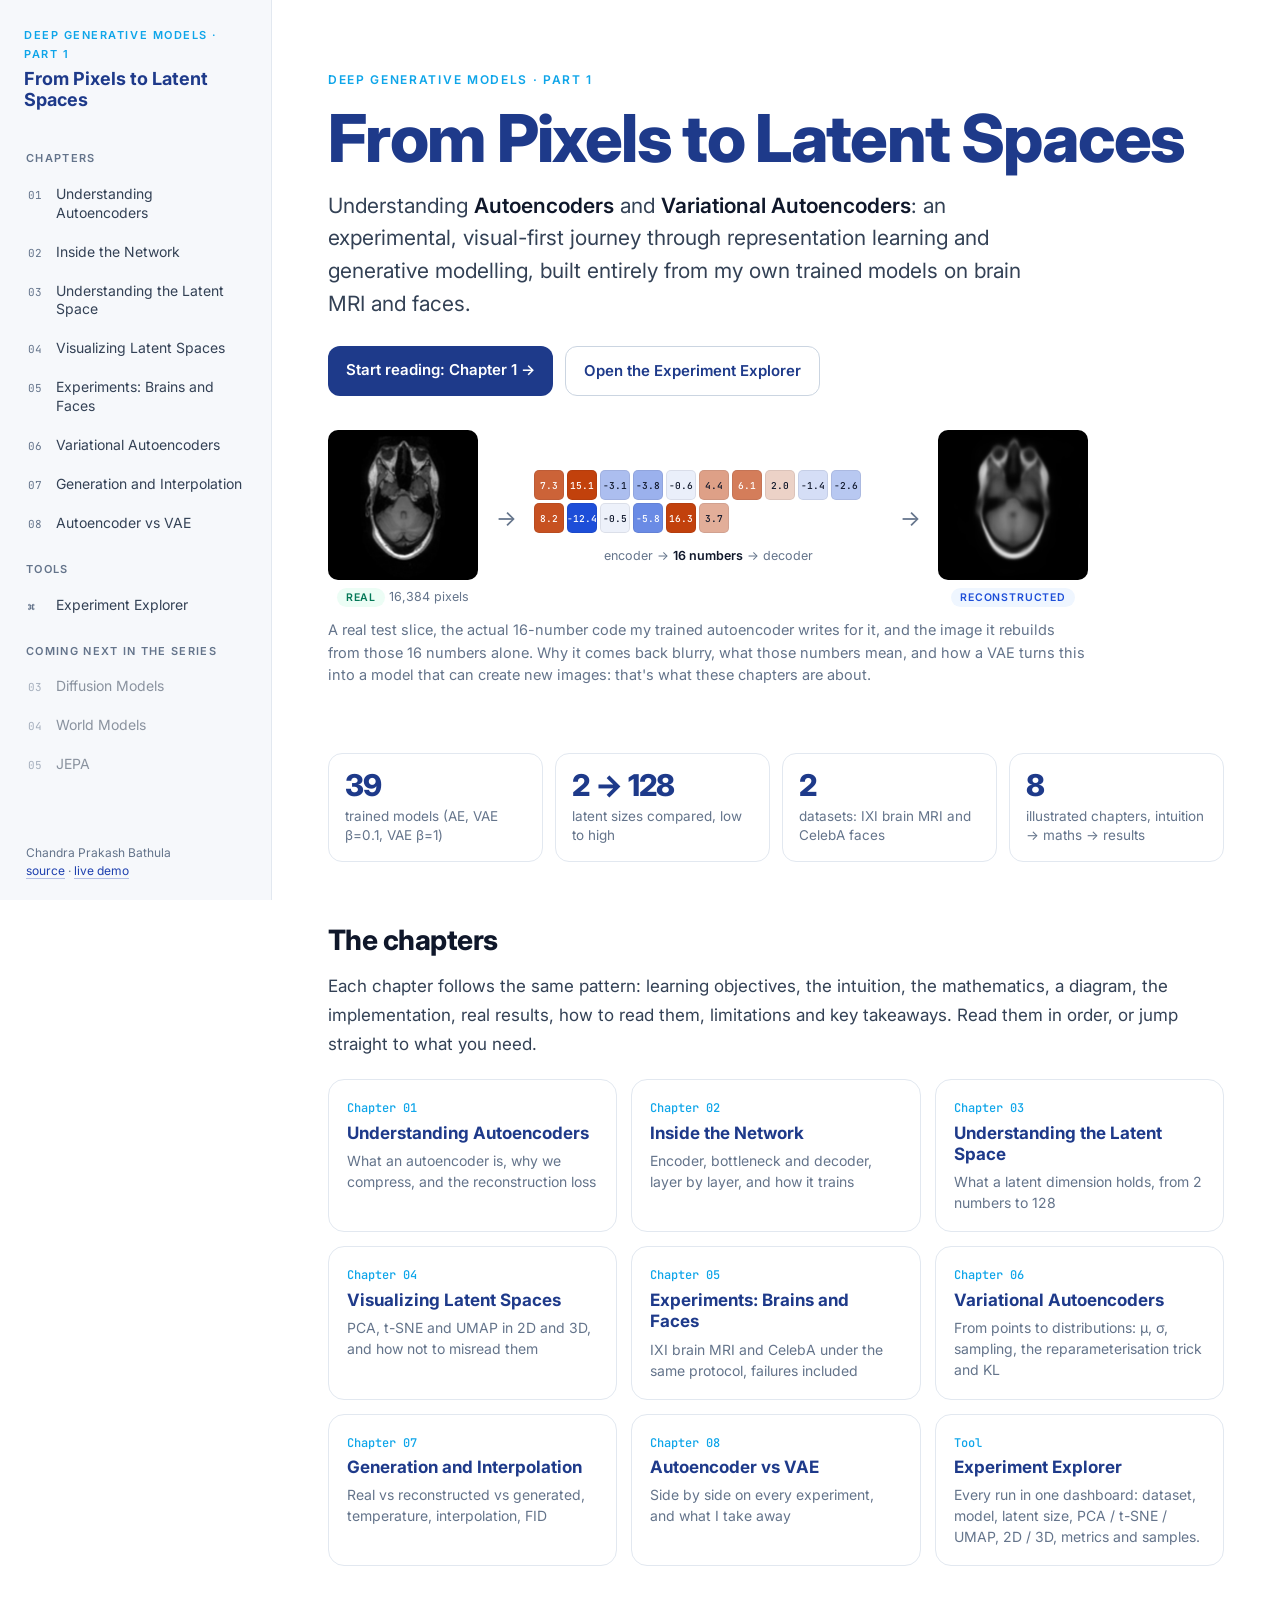
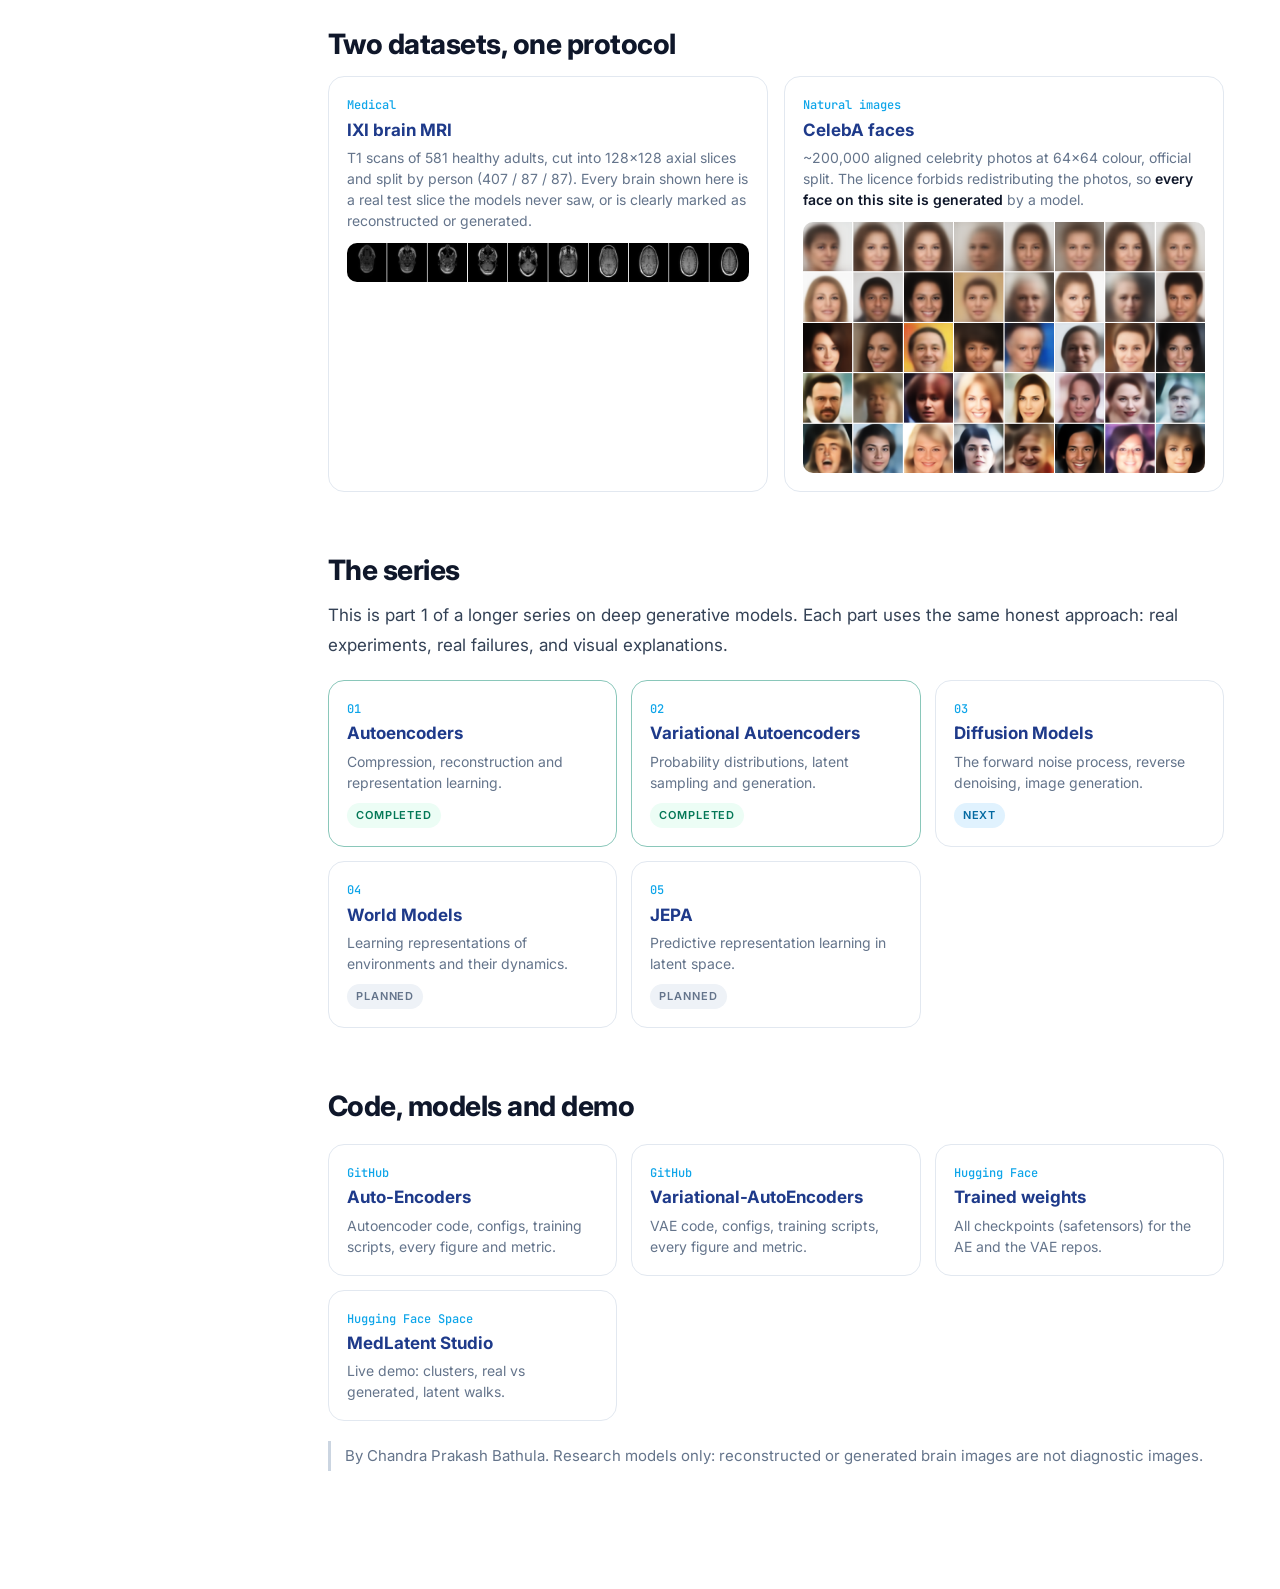
<file: index.html>
<!doctype html>
<html lang="en"><head>
<meta charset="utf-8"><meta name="viewport" content="width=device-width, initial-scale=1">
<title>From Pixels to Latent Spaces</title>
<meta name="description" content="Understanding Autoencoders and Variational Autoencoders: an experimental, visual-first journey through representation learning and generative modelling, on brain MRI and faces.">
<link rel="preconnect" href="https://fonts.googleapis.com"><link rel="preconnect" href="https://fonts.gstatic.com" crossorigin>
<link href="https://fonts.googleapis.com/css2?family=Inter:wght@400;500;600;700;800&family=JetBrains+Mono:wght@400;500&display=swap" rel="stylesheet">
<link rel="stylesheet" href="assets/site.css">
<style>
.hero{padding:70px 0 30px}
.hero h1{font-size:clamp(40px,6vw,66px);margin:12px 0 16px}
.hero .sub{font-size:21px;max-width:720px}
.cta{display:flex;gap:12px;flex-wrap:wrap;margin:26px 0 8px}
.cta a{text-decoration:none;font-weight:600;font-size:15px;padding:11px 18px;border-radius:12px}
.cta .p{background:var(--navy);color:#fff} .cta .p:hover{background:var(--navy2)}
.cta .s{border:1px solid var(--rule2);color:var(--navy);background:#fff} .cta .s:hover{border-color:var(--sky)}
.pipe{display:grid;grid-template-columns:150px 40px 1fr 40px 150px;align-items:center;gap:8px;margin:34px 0 10px;max-width:760px}
.pipe .ar{text-align:center;color:var(--muted);font-size:22px}
.pipe .zc{display:flex;flex-direction:column;align-items:center;gap:6px}
@media (max-width:700px){.pipe{grid-template-columns:1fr;}.pipe .ar{transform:rotate(90deg)}}
.cards{display:grid;grid-template-columns:repeat(auto-fill,minmax(250px,1fr));gap:14px;margin:20px 0}
.card{display:block;text-decoration:none;border:1px solid var(--rule);border-radius:16px;padding:18px;background:#fff;color:var(--ink);transition:border-color .15s,transform .15s}
a.card:hover{border-color:var(--sky);transform:translateY(-2px)}
.card .n{font-family:var(--mono);font-size:12px;color:var(--sky);font-weight:500}
.card .t{font-weight:700;font-size:17px;color:var(--navy);margin:4px 0 6px;line-height:1.25}
.card .d{font-size:14px;color:var(--muted);line-height:1.5}
.series .card.done{border-color:color-mix(in srgb,var(--v1) 40%,var(--rule))}
.series .card .st{display:inline-block;margin-top:10px;font-size:11px;letter-spacing:.08em;text-transform:uppercase;font-weight:600;padding:3px 9px;border-radius:99px}
.st.done{background:#ecfdf5;color:#047857} .st.next{background:var(--sky2);color:#0369a1} .st.later{background:var(--bg3);color:var(--muted)}
.ds{display:grid;grid-template-columns:1fr 1fr;gap:16px}
@media (max-width:820px){.ds{grid-template-columns:1fr}}
.ds .card img{width:100%;border-radius:10px;display:block;margin-top:12px;background:#000}
</style>
</head>
<body data-base="">
<div class="layout"><main>
<div class="wide">
<section class="hero">
  <div class="eyebrow">Deep Generative Models · Part 1</div>
  <h1>From Pixels to Latent Spaces</h1>
  <p class="sub">Understanding <b>Autoencoders</b> and <b>Variational Autoencoders</b>: an experimental, visual-first journey through representation learning and generative modelling, built entirely from my own trained models on brain MRI and faces.</p>
  <div class="cta"><a class="p" href="chapters/01-foundations.html">Start reading: Chapter 1 →</a><a class="s" href="explorer.html">Open the Experiment Explorer</a></div>
  <div class="pipe" id="pipe">
    <div><div class="imgbox"><img src="assets/pick_3.png" alt="input"></div><div class="lab"><span class="badge real">real</span> 16,384 pixels</div></div>
    <div class="ar">→</div>
    <div class="zc"><div id="zcells"></div><div class="lab">encoder → <b>16 numbers</b> → decoder</div></div>
    <div class="ar">→</div>
    <div><div class="imgbox"><img src="assets/rec16_3.png" alt="reconstruction"></div><div class="lab"><span class="badge recon">reconstructed</span></div></div>
  </div>
  <p class="cap" style="max-width:760px">A real test slice, the actual 16-number code my trained autoencoder writes for it, and the image it rebuilds from those 16 numbers alone. Why it comes back blurry, what those numbers mean, and how a VAE turns this into a model that can create new images: that's what these chapters are about.</p>
</section>

<div class="tiles">
  <div class="tile"><div class="v">39</div><div class="k">trained models (AE, VAE β=0.1, VAE β=1)</div></div>
  <div class="tile"><div class="v">2 → 128</div><div class="k">latent sizes compared, low to high</div></div>
  <div class="tile"><div class="v">2</div><div class="k">datasets: IXI brain MRI and CelebA faces</div></div>
  <div class="tile"><div class="v">8</div><div class="k">illustrated chapters, intuition → maths → results</div></div>
</div>

<h2 id="chapters">The chapters</h2>
<p>Each chapter follows the same pattern: learning objectives, the intuition, the mathematics, a diagram, the implementation, real results, how to read them, limitations and key takeaways. Read them in order, or jump straight to what you need.</p>
<div class="cards" id="chapterCards"></div>

<h2 id="datasets">Two datasets, one protocol</h2>
<div class="ds">
  <div class="card"><div class="n">Medical</div><div class="t">IXI brain MRI</div><div class="d">T1 scans of 581 healthy adults, cut into 128×128 axial slices and split by person (407 / 87 / 87). Every brain shown here is a real test slice the models never saw, or is clearly marked as reconstructed or generated.</div><img src="assets/subject_slices.png" alt="IXI slices"></div>
  <div class="card"><div class="n">Natural images</div><div class="t">CelebA faces</div><div class="d">~200,000 aligned celebrity photos at 64×64 colour, official split. The licence forbids redistributing the photos, so <b>every face on this site is generated</b> by a model.</div><img src="assets/celeba_by_z.png" alt="generated faces"></div>
</div>

<h2 id="series">The series</h2>
<p>This is part 1 of a longer series on deep generative models. Each part uses the same honest approach: real experiments, real failures, and visual explanations.</p>
<div class="cards series">
  <a class="card done" href="chapters/01-foundations.html"><div class="n">01</div><div class="t">Autoencoders</div><div class="d">Compression, reconstruction and representation learning.</div><span class="st done">Completed</span></a>
  <a class="card done" href="chapters/06-vae.html"><div class="n">02</div><div class="t">Variational Autoencoders</div><div class="d">Probability distributions, latent sampling and generation.</div><span class="st done">Completed</span></a>
  <div class="card"><div class="n">03</div><div class="t">Diffusion Models</div><div class="d">The forward noise process, reverse denoising, image generation.</div><span class="st next">Next</span></div>
  <div class="card"><div class="n">04</div><div class="t">World Models</div><div class="d">Learning representations of environments and their dynamics.</div><span class="st later">Planned</span></div>
  <div class="card"><div class="n">05</div><div class="t">JEPA</div><div class="d">Predictive representation learning in latent space.</div><span class="st later">Planned</span></div>
</div>

<h2 id="resources">Code, models and demo</h2>
<div class="cards">
  <a class="card" href="https://github.com/ChandraPrakash-Bathula/Auto-Encoders"><div class="n">GitHub</div><div class="t">Auto-Encoders</div><div class="d">Autoencoder code, configs, training scripts, every figure and metric.</div></a>
  <a class="card" href="https://github.com/ChandraPrakash-Bathula/Variational-AutoEncoders"><div class="n">GitHub</div><div class="t">Variational-AutoEncoders</div><div class="d">VAE code, configs, training scripts, every figure and metric.</div></a>
  <a class="card" href="https://huggingface.co/ChandraPrakashBathula/medlatent-autoencoder"><div class="n">Hugging Face</div><div class="t">Trained weights</div><div class="d">All checkpoints (safetensors) for the AE and the VAE repos.</div></a>
  <a class="card" href="https://huggingface.co/spaces/ChandraPrakashBathula/medlatent-studio"><div class="n">Hugging Face Space</div><div class="t">MedLatent Studio</div><div class="d">Live demo: clusters, real vs generated, latent walks.</div></a>
</div>
<p class="note">By Chandra Prakash Bathula. Research models only: reconstructed or generated brain images are not diagnostic images.</p>
</div>
</main></div>
<script src="assets/site.js"></script>
<script>
$("#chapterCards").innerHTML = CHAPTERS.map((c, i) => `<a class="card" href="chapters/${c.f}"><div class="n">Chapter ${String(i + 1).padStart(2, "0")}</div><div class="t">${c.t}</div><div class="d">${c.d}</div></a>`).join("") +
  `<a class="card" href="explorer.html"><div class="n">Tool</div><div class="t">Experiment Explorer</div><div class="d">Every run in one dashboard: dataset, model, latent size, PCA / t-SNE / UMAP, 2D / 3D, metrics and samples.</div></a>`;
data().then(({D}) => vec($("#zcells"), D.codes16.ae[3], {lim: 9, digits: 1}));
</script>
</body></html>
</file>
<file: assets/site.css>
/* From Pixels to Latent Spaces: shared styles (light academic theme) */
:root{
  --bg:#ffffff; --bg2:#f6f8fb; --bg3:#eef2f7; --ink:#0f172a; --ink2:#334155; --muted:#64748b; --rule:#e2e8f0; --rule2:#cbd5e1;
  --navy:#1e3a8a; --navy2:#1e40af; --sky:#0ea5e9; --sky2:#e0f2fe;
  --ae:#2563eb; --v01:#ea580c; --v1:#059669; --pos:#ea580c; --neg:#2563eb; --warn:#b45309; --bad:#dc2626;
  --sans:"Inter",system-ui,-apple-system,"Segoe UI",sans-serif; --mono:"JetBrains Mono",ui-monospace,Menlo,monospace;
  --side:272px;
}
*{box-sizing:border-box}
html{scroll-behavior:smooth;scroll-padding-top:24px}
body{margin:0;background:var(--bg);color:var(--ink);font-family:var(--sans);font-size:17px;line-height:1.72;-webkit-font-smoothing:antialiased}
a{color:var(--navy2);text-decoration:underline;text-decoration-color:color-mix(in srgb,var(--navy2) 30%,transparent);text-underline-offset:3px}
a:hover{text-decoration-color:var(--navy2)}
code{font-family:var(--mono);font-size:.84em;background:var(--bg3);padding:1px 6px;border-radius:5px;color:var(--navy)}
pre{margin:18px 0;border-radius:12px;overflow:auto;border:1px solid var(--rule);background:#0f172a!important}
pre code{background:none;color:#e2e8f0;padding:16px 18px!important;display:block;font-size:13.5px;line-height:1.6}
b,strong{font-weight:600;color:var(--ink)}
img{max-width:100%}

/* ---------------- layout ---------------- */
.layout{display:grid;grid-template-columns:var(--side) minmax(0,1fr);min-height:100vh}
.side{position:sticky;top:0;height:100vh;overflow-y:auto;border-right:1px solid var(--rule);background:var(--bg2);padding:26px 18px 20px;display:flex;flex-direction:column;gap:6px}
.side .home{display:block;text-decoration:none;color:var(--ink);margin:0 6px 18px}
.side .home .s{font-size:11px;letter-spacing:.14em;text-transform:uppercase;color:var(--sky);font-weight:600}
.side .home .t{font-size:18px;font-weight:700;line-height:1.2;margin-top:4px;color:var(--navy)}
.side .grp{font-size:11px;letter-spacing:.12em;text-transform:uppercase;color:var(--muted);font-weight:600;margin:14px 8px 4px}
.side a.ch{display:flex;gap:10px;align-items:baseline;text-decoration:none;color:var(--ink2);font-size:14px;line-height:1.35;padding:7px 10px;border-radius:8px}
.side a.ch .n{font-family:var(--mono);font-size:11px;color:var(--muted);min-width:18px}
.side a.ch:hover{background:var(--bg3);color:var(--ink)}
.side a.ch.on{background:#fff;color:var(--navy);font-weight:600;box-shadow:0 0 0 1px var(--rule)}
.side a.ch.on .n{color:var(--sky)}
.side .toc{margin:2px 0 6px 38px;padding:0;list-style:none;border-left:2px solid var(--rule)}
.side .toc a{display:block;font-size:12.5px;color:var(--muted);text-decoration:none;padding:3px 10px;line-height:1.35}
.side .toc a:hover,.side .toc a.on{color:var(--navy);border-left:2px solid var(--sky);margin-left:-2px}
.side .soon{opacity:.55;pointer-events:none}
.side .foot{margin-top:auto;padding:14px 8px 0;font-size:12px;color:var(--muted);line-height:1.5}
.menu-btn{display:none}
main{min-width:0;padding:0 56px 100px}
.article{max-width:760px;margin:0 auto}
.wide{max-width:1060px;margin-left:auto;margin-right:auto}
@media (max-width:1060px){
  .layout{grid-template-columns:1fr}
  .side{position:fixed;inset:0 auto 0 0;width:min(86vw,300px);z-index:50;transform:translateX(-102%);transition:transform .2s;box-shadow:0 0 40px rgba(15,23,42,.18)}
  .side.open{transform:none}
  .menu-btn{display:inline-flex;position:fixed;top:12px;left:12px;z-index:60;border:1px solid var(--rule);background:#fff;border-radius:10px;padding:7px 11px;font:600 13px var(--sans);color:var(--navy);cursor:pointer}
  main{padding:0 18px 90px}
}

/* ---------------- typography ---------------- */
.chhead{padding:64px 0 10px;border-bottom:1px solid var(--rule);margin-bottom:28px}
.eyebrow{font-size:12px;letter-spacing:.14em;text-transform:uppercase;color:var(--sky);font-weight:600}
h1{font-size:clamp(34px,4.6vw,50px);line-height:1.08;letter-spacing:-.025em;margin:10px 0 14px;color:var(--navy);font-weight:800}
.sub{font-size:19.5px;line-height:1.55;color:var(--ink2);margin:0 0 18px}
h2{font-size:28px;letter-spacing:-.018em;line-height:1.2;margin:62px 0 14px;color:var(--ink);font-weight:750}
h2 .k{color:var(--sky);font-weight:700;margin-right:6px}
h3{font-size:19px;margin:34px 0 8px;letter-spacing:-.01em;font-weight:700}
p{margin:0 0 16px;color:var(--ink2)}
.lead{font-size:19px;color:var(--ink)}
ul,ol{color:var(--ink2);padding-left:22px} li{margin:5px 0}
.meta{font-size:13px;color:var(--muted);margin-bottom:6px}

/* ---------------- boxes ---------------- */
.goals{background:var(--sky2);border:1px solid color-mix(in srgb,var(--sky) 30%,transparent);border-radius:14px;padding:16px 20px;margin:20px 0}
.goals h4{margin:0 0 6px;font-size:13px;letter-spacing:.1em;text-transform:uppercase;color:var(--navy)}
.goals ul{margin:0;padding-left:20px;color:var(--ink)}
.q{background:#fff7ed;border-left:4px solid #f59e0b;border-radius:0 12px 12px 0;padding:13px 18px;margin:22px 0;color:var(--ink)}
.q .h{display:block;font-weight:700;color:#b45309;font-size:14px;margin-bottom:2px}
.key{background:var(--bg2);border:1px solid var(--rule);border-radius:14px;padding:16px 20px;margin:24px 0}
.key h4{margin:0 0 6px;font-size:13px;letter-spacing:.1em;text-transform:uppercase;color:var(--v1)}
.key ul{margin:0}
.warn{background:#fef2f2;border-left:4px solid var(--bad);border-radius:0 12px 12px 0;padding:12px 18px;margin:20px 0;color:var(--ink2);font-size:15.5px}
.note{font-size:15px;color:var(--muted);border-left:3px solid var(--rule2);padding:2px 0 2px 14px;margin:18px 0}
.arrow{font-family:var(--mono);font-size:14px;background:var(--bg2);border:1px solid var(--rule);border-radius:10px;padding:12px 16px;margin:18px 0;overflow-x:auto;white-space:nowrap;color:var(--ink)}
.arrow .k{color:var(--sky);font-weight:600}
.math{background:var(--bg2);border:1px solid var(--rule);border-radius:12px;padding:6px 18px;margin:18px 0;overflow-x:auto}
.math .c{font-size:14px;color:var(--muted);margin:-4px 0 10px}

/* ---------------- figures ---------------- */
figure{margin:28px 0 14px}
.fig{background:#fff;border:1px solid var(--rule);border-radius:16px;padding:18px;margin:28px 0 14px;box-shadow:0 1px 2px rgba(15,23,42,.04),0 8px 24px rgba(15,23,42,.04)}
.fig-h{display:flex;justify-content:space-between;align-items:center;gap:10px;flex-wrap:wrap;margin-bottom:12px}
.fig-h h4{margin:0;font-size:15px;font-weight:650}
.badge{font-size:10.5px;letter-spacing:.08em;text-transform:uppercase;font-weight:600;padding:3px 9px;border-radius:99px;white-space:nowrap}
.badge.real{background:#ecfdf5;color:#047857}
.badge.recon{background:#eff6ff;color:#1d4ed8}
.badge.gen{background:#fff7ed;color:#c2410c}
.badge.int{background:var(--sky2);color:#0369a1}
.badge.diag{background:var(--bg3);color:var(--ink2)}
figcaption,.cap{font-size:14.5px;color:var(--muted);margin-top:12px;line-height:1.55}
figcaption b,.cap b{color:var(--ink2)}
.ctl{display:flex;flex-wrap:wrap;gap:12px 16px;align-items:center;margin-bottom:14px}
.ctl .l{font-size:11.5px;letter-spacing:.08em;text-transform:uppercase;color:var(--muted);font-weight:600;margin-right:-8px}
.seg{display:inline-flex;background:var(--bg3);border-radius:10px;padding:3px;gap:2px;flex-wrap:wrap}
.seg button{font:500 13px var(--sans);color:var(--ink2);background:transparent;border:0;border-radius:7px;padding:5px 12px;cursor:pointer}
.seg button:hover{color:var(--ink)}
.seg button.on{background:#fff;color:var(--navy);box-shadow:0 1px 2px rgba(15,23,42,.12);font-weight:600}
.steps{display:flex;gap:6px;flex-wrap:wrap;margin-bottom:10px}
.steps button{font:600 12.5px var(--sans);border:1px solid var(--rule2);background:#fff;color:var(--ink2);border-radius:99px;padding:5px 13px;cursor:pointer}
.steps button.on{background:var(--navy);border-color:var(--navy);color:#fff}
.stepnote{min-height:3.3em;font-size:15.5px;color:var(--ink2);margin:6px 0 4px}
.two{display:grid;grid-template-columns:1fr 1fr;gap:18px}
.three{display:grid;grid-template-columns:repeat(3,1fr);gap:14px}
@media (max-width:820px){.two,.three{grid-template-columns:1fr}}
.chart{width:100%;height:360px}
.chart.sm{height:300px} .chart.lg{height:540px}
/* labelled image grids */
.lg{display:grid;grid-template-columns:auto 1fr;gap:6px 10px}
.lg .rows{display:flex;flex-direction:column;justify-content:space-around;text-align:right;font-size:12px;color:var(--ink2);font-weight:500;line-height:1.25}
.lg .cols{grid-column:2;display:grid;text-align:center;font-size:11.5px;color:var(--muted);font-family:var(--mono)}
.lg img{display:block;width:100%;border-radius:8px;background:#000}
.lg .stack{position:relative}
.ov{position:absolute;inset:0;display:grid;pointer-events:none}
.ov span{align-self:end;justify-self:center;margin-bottom:4px;font:500 10.5px var(--mono);background:rgba(15,23,42,.78);color:#fff;padding:1px 5px;border-radius:4px}
.ov span.best{background:var(--v1)}
.imgbox{background:#000;border-radius:10px;overflow:hidden}
.imgbox img{display:block;width:100%}
.lab{font-size:12.5px;color:var(--muted);text-align:center;margin-top:6px}
/* vector cells (Alammar style) */
.vec{display:flex;gap:3px;flex-wrap:wrap}
.vec .c{width:30px;height:30px;border-radius:5px;display:flex;align-items:center;justify-content:center;font:500 9.5px var(--mono);color:#0f172a;border:1px solid rgba(15,23,42,.08);position:relative}
.vec .c.dark{color:#fff}
.vec.big .c{width:40px;height:40px;font-size:10.5px}
.vec-legend{display:flex;align-items:center;gap:8px;font-size:12px;color:var(--muted);margin-top:8px}
.vec-legend .bar{width:140px;height:10px;border-radius:5px;background:linear-gradient(90deg,#1d4ed8,#93c5fd,#f8fafc,#fdba74,#c2410c)}
/* svg diagrams */
svg.dia{width:100%;height:auto;display:block}
svg.dia text{font-family:var(--sans)}
svg.dia .lbl{font-size:13px;fill:var(--ink2)} svg.dia .sm{font-size:11px;fill:var(--muted)} svg.dia .ttl{font-size:14px;font-weight:700;fill:var(--navy)}
svg.dia .mono{font-family:var(--mono);font-size:11px;fill:var(--muted)}
svg.dia [data-step]{transition:opacity .35s}
svg.dia .hide{opacity:.08}
/* plane widget */
.plane{display:grid;grid-template-columns:minmax(0,1.2fr) minmax(0,1fr);gap:18px;align-items:start}
@media (max-width:860px){.plane{grid-template-columns:1fr}}
.plane canvas{width:100%;aspect-ratio:1;border-radius:12px;background:#000;display:block;cursor:crosshair;touch-action:none}
.plane .prev{width:100%;aspect-ratio:1;border-radius:12px;background:#000;display:block}
.readout{font:500 13px var(--mono);color:var(--ink2);margin-top:10px}
.readout b{color:var(--sky)}
.legend{display:flex;flex-wrap:wrap;gap:14px;font-size:12px;color:var(--muted);margin-top:10px;align-items:center}
.legend i{display:inline-block;width:10px;height:10px;border-radius:50%;margin-right:5px;vertical-align:-1px}
.vir{display:inline-block;width:110px;height:9px;border-radius:5px;background:linear-gradient(90deg,#440154,#3b528b,#21918c,#5ec962,#fde725);margin:0 6px;vertical-align:-1px}
/* tables */
table.t{width:100%;border-collapse:collapse;font-size:14.5px;margin:14px 0}
table.t th,table.t td{border-bottom:1px solid var(--rule);padding:9px 10px;text-align:left;vertical-align:top}
table.t th{font-size:12px;letter-spacing:.06em;text-transform:uppercase;color:var(--muted);font-weight:600;background:var(--bg2)}
table.t td{color:var(--ink2)} table.t td.num{font-family:var(--mono);font-size:13px}
/* picker */
.picker{display:flex;gap:6px;flex-wrap:wrap;align-items:center}
.picker .pl{font-size:11.5px;letter-spacing:.08em;text-transform:uppercase;color:var(--muted);font-weight:600;margin-right:4px}
.picker button{width:46px;height:46px;padding:0;border:2px solid transparent;border-radius:8px;overflow:hidden;cursor:pointer;background:#000}
.picker button img{width:100%;height:100%;display:block;object-fit:cover}
.picker button[aria-pressed="true"]{border-color:var(--sky);box-shadow:0 0 0 3px var(--sky2)}
/* pager */
.pager{display:grid;grid-template-columns:1fr 1fr;gap:14px;margin-top:70px}
.pager a{display:block;border:1px solid var(--rule);border-radius:14px;padding:14px 18px;text-decoration:none;color:var(--ink);background:#fff}
.pager a:hover{border-color:var(--sky)}
.pager .d{font-size:12px;color:var(--muted);text-transform:uppercase;letter-spacing:.1em}
.pager .t{font-weight:650;color:var(--navy);margin-top:2px}
.pager .nx{text-align:right}
.refs li{font-size:15px;margin-bottom:8px}
.tiles{display:grid;grid-template-columns:repeat(auto-fit,minmax(180px,1fr));gap:12px;margin:20px 0}
.tile{border:1px solid var(--rule);border-radius:14px;padding:16px;background:#fff}
.tile .v{font-size:30px;font-weight:800;letter-spacing:-.02em;color:var(--navy);line-height:1.05}
.tile .v small{font-size:14px;color:var(--muted);font-weight:500;margin-left:3px}
.tile .k{font-size:13.5px;color:var(--muted);margin-top:6px;line-height:1.4}
.katex{font-size:1.06em}
.katex-display{margin:.7em 0}
</file>
